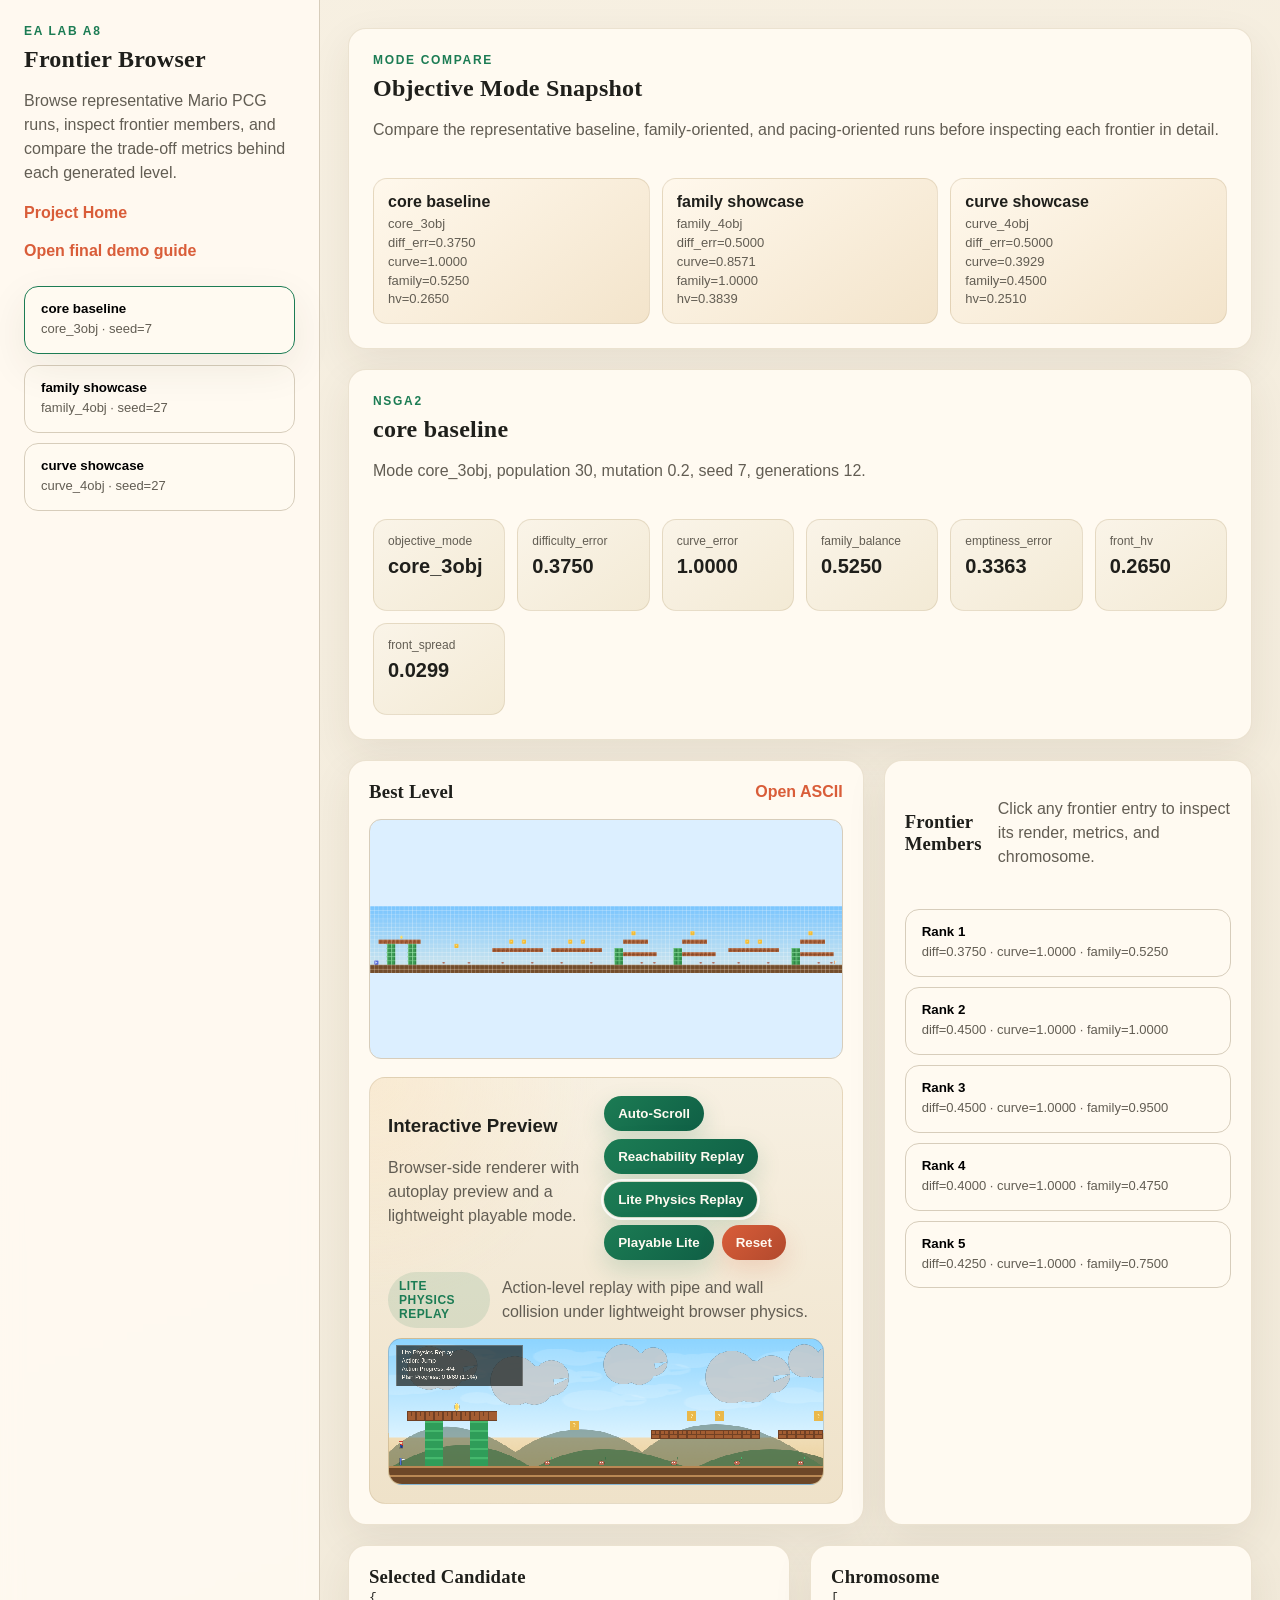
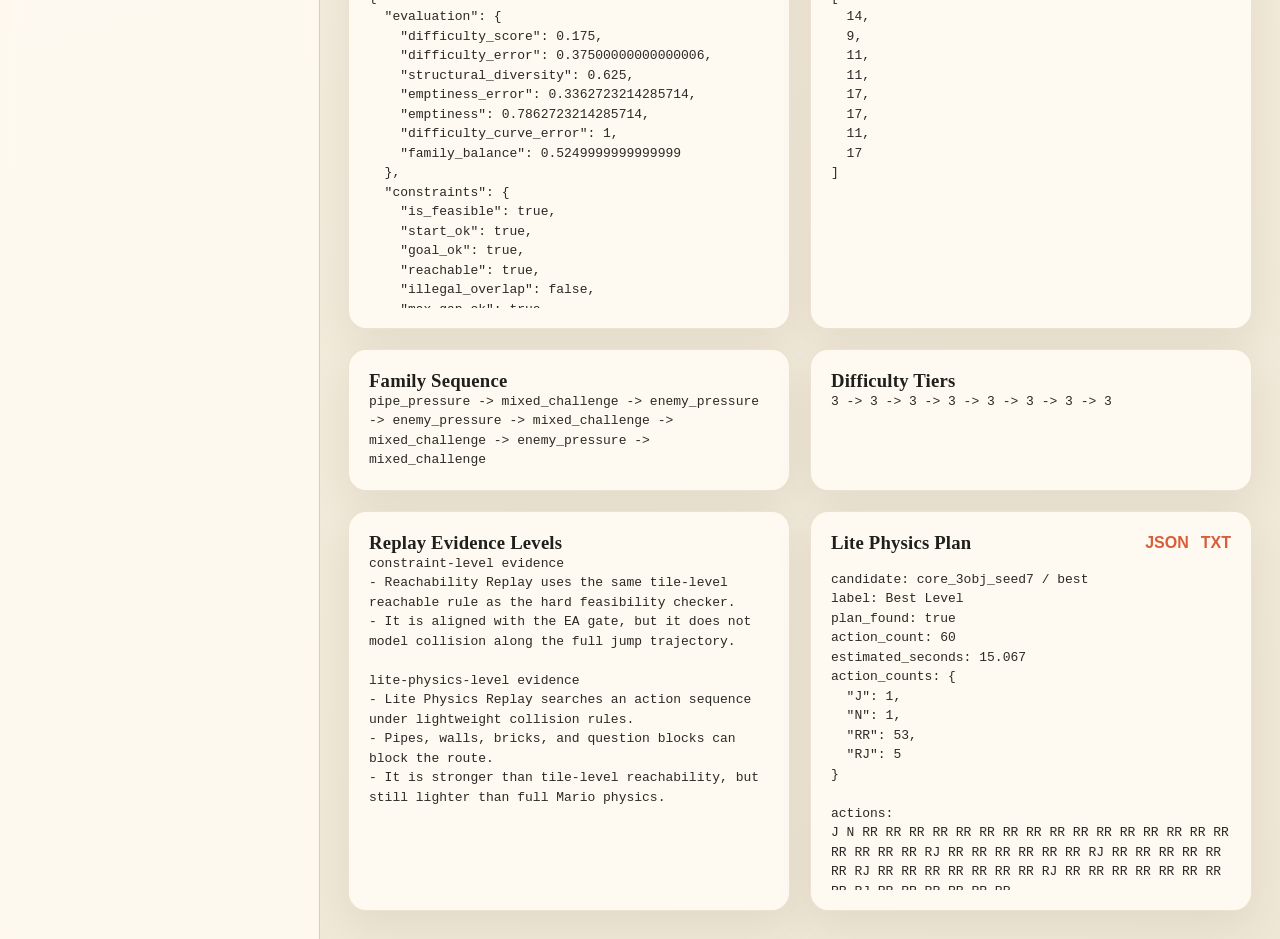
<file: docs/index.html>
<!DOCTYPE html>
<html lang="en">
  <head>
    <meta charset="UTF-8" />
    <meta name="viewport" content="width=device-width, initial-scale=1.0" />
    <title>EA-Lab Mario PCG Demo</title>
    <meta http-equiv="refresh" content="0; url=./results/frontier-browser/" />
    <style>
      :root {
        --bg: #f3efe6;
        --paper: #fffaf1;
        --ink: #1f1f1b;
        --muted: #625d53;
        --accent: #1c7c54;
        --accent-2: #d95d39;
        --line: #d7cdbb;
        --shadow: 0 14px 40px rgba(58, 46, 24, 0.08);
        --radius: 18px;
      }

      * {
        box-sizing: border-box;
      }

      body {
        margin: 0;
        min-height: 100vh;
        display: grid;
        place-items: center;
        padding: 28px;
        font-family: "IBM Plex Sans", "Avenir Next", "Segoe UI", sans-serif;
        background: linear-gradient(160deg, #f7f0e2 0%, #efe7d6 100%);
        color: var(--ink);
      }

      .card {
        width: min(760px, 100%);
        padding: 32px;
        border-radius: 22px;
        border: 1px solid rgba(182, 161, 122, 0.28);
        background: var(--paper);
        box-shadow: var(--shadow);
      }

      .eyebrow {
        margin: 0 0 10px;
        font-size: 12px;
        font-weight: 700;
        letter-spacing: 0.14em;
        text-transform: uppercase;
        color: var(--accent);
      }

      h1 {
        margin: 0 0 14px;
        font-family: Georgia, "Times New Roman", serif;
        letter-spacing: 0.01em;
      }

      p {
        margin: 0 0 14px;
        color: var(--muted);
        line-height: 1.6;
      }

      .actions {
        display: flex;
        flex-wrap: wrap;
        gap: 12px;
        margin-top: 18px;
      }

      .button {
        display: inline-flex;
        align-items: center;
        justify-content: center;
        padding: 12px 18px;
        border-radius: 999px;
        text-decoration: none;
        font-weight: 700;
      }

      .button.primary {
        background: linear-gradient(135deg, #1c7c54 0%, #0f5f45 100%);
        color: #fffaf1;
      }

      .button.secondary {
        border: 1px solid var(--line);
        color: var(--accent-2);
        background: #fff8ee;
      }
    </style>
  </head>
  <body>
    <main class="card">
      <p class="eyebrow">EA Lab A8</p>
      <h1>Mario PCG Demo</h1>
      <p>
        This GitHub Pages entry redirects to the final frontier browser used for the Mario PCG course project demo.
      </p>
      <p>
        If the browser does not redirect automatically, use the links below.
      </p>
      <div class="actions">
        <a class="button primary" href="./results/frontier-browser/">Open Frontier Browser</a>
        <a class="button secondary" href="./results/pre/FINAL_DEMO_GUIDE_CN.md">Open Demo Guide</a>
        <a class="button secondary" href="https://github.com/ox00/EA-Lab">View Source Code</a>
      </div>
    </main>
  </body>
</html>
</file>
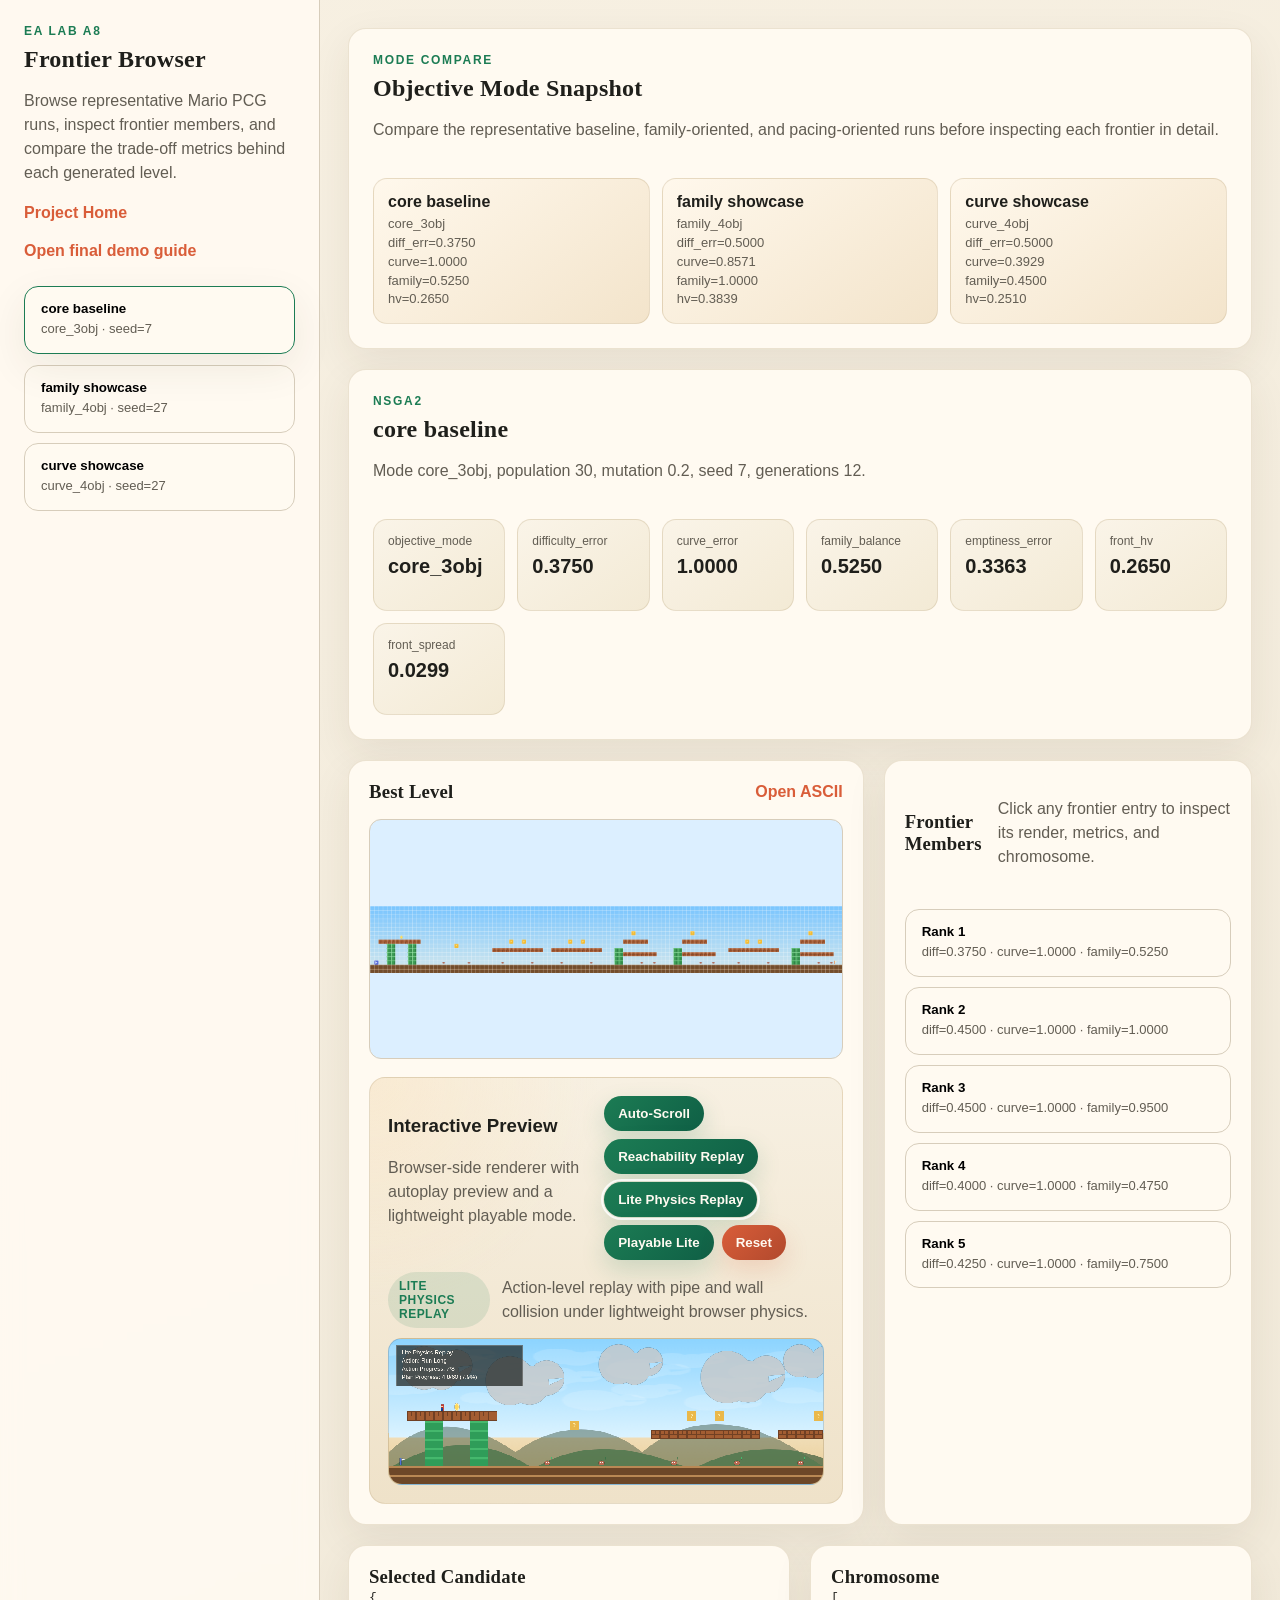
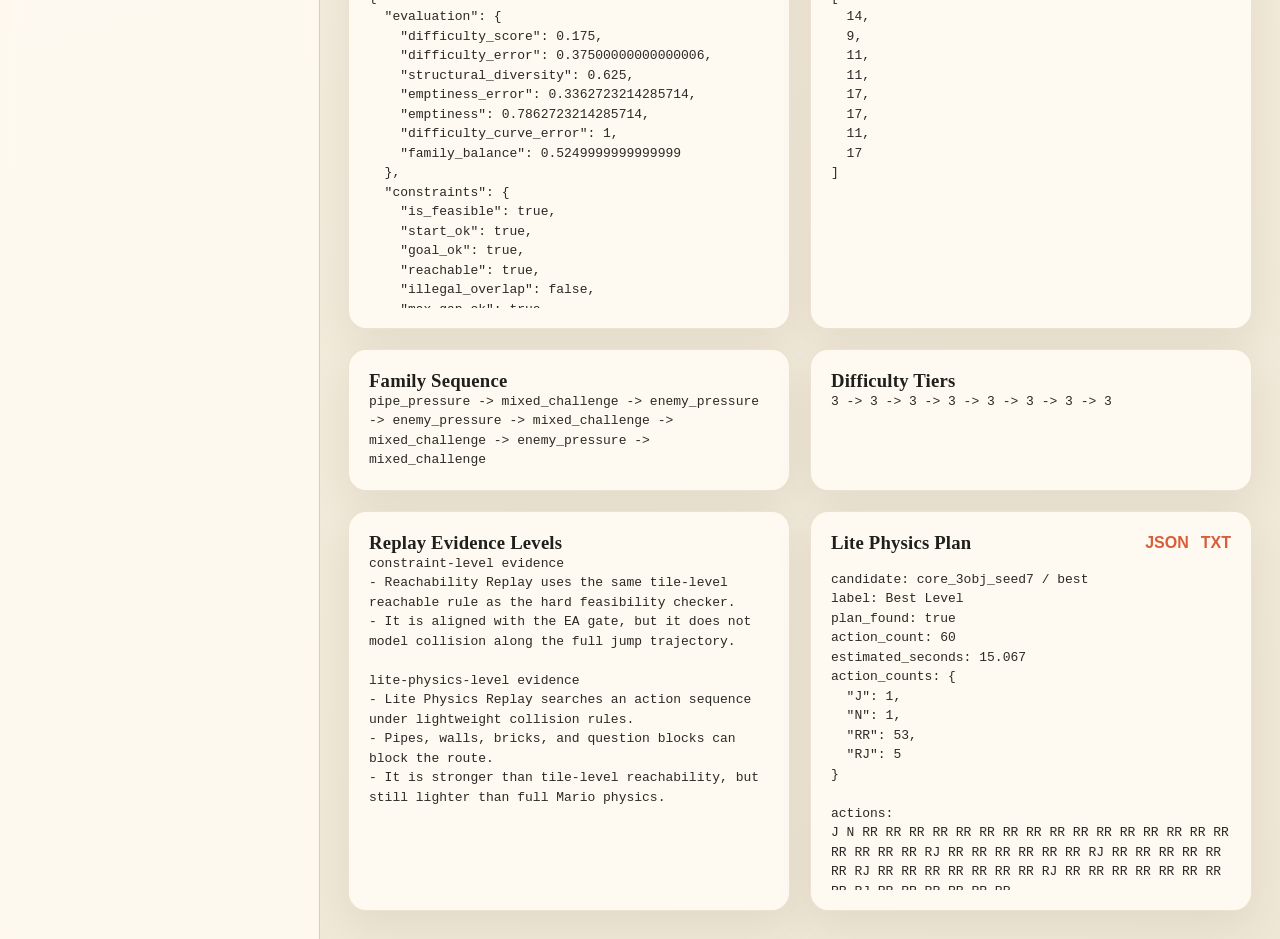
<file: docs/results/frontier-browser/index.html>
<!DOCTYPE html>
<html lang="en">
  <head>
    <meta charset="UTF-8" />
    <meta name="viewport" content="width=device-width, initial-scale=1.0" />
    <title>Mario PCG Frontier Browser</title>
    <link rel="stylesheet" href="./styles.css" />
  </head>
  <body>
    <div class="page-shell">
      <aside class="sidebar">
        <div class="brand-block">
          <p class="eyebrow">EA Lab A8</p>
          <h1>Frontier Browser</h1>
          <p class="subcopy">
            Browse representative Mario PCG runs, inspect frontier members, and compare the trade-off metrics behind each generated level.
          </p>
          <div class="brand-links">
            <p class="subcopy">
              <a class="inline-link" href="../../index.html">Project Home</a>
            </p>
            <p class="subcopy">
              <a class="inline-link" href="../pre/FINAL_DEMO_GUIDE_CN.md" target="_blank" rel="noreferrer">Open final demo guide</a>
            </p>
          </div>
        </div>
        <div id="case-list" class="case-list"></div>
      </aside>

      <main class="content">
        <section class="hero-panel">
          <div>
            <p class="eyebrow">Mode Compare</p>
            <h2>Objective Mode Snapshot</h2>
            <p class="case-summary">
              Compare the representative baseline, family-oriented, and pacing-oriented runs before inspecting each frontier in detail.
            </p>
          </div>
          <div id="compare-grid" class="compare-grid"></div>
        </section>

        <section class="hero-panel">
          <div>
            <p id="case-tag" class="eyebrow">Showcase Case</p>
            <h2 id="case-title">Loading...</h2>
            <p id="case-summary" class="case-summary"></p>
          </div>
          <div class="metrics-grid" id="metric-cards"></div>
        </section>

        <section class="viewer-grid">
          <div class="viewer-card">
            <div class="viewer-header">
              <h3 id="viewer-title">Best Level</h3>
              <a id="viewer-json-link" class="inline-link" href="#" target="_blank" rel="noreferrer">Open summary</a>
            </div>
            <img id="viewer-image" class="viewer-image" alt="Selected level render" />

            <div class="play-shell">
              <div class="play-header">
                <div>
                  <h3>Interactive Preview</h3>
                  <p class="microcopy">
                    Browser-side renderer with autoplay preview and a lightweight playable mode.
                  </p>
                </div>
                <div class="play-controls">
                  <button id="preview-autoplay" class="control-button" type="button">Auto-Scroll</button>
                  <button id="preview-replay" class="control-button" type="button">Reachability Replay</button>
                  <button id="preview-physics" class="control-button" type="button">Lite Physics Replay</button>
                  <button id="preview-playable" class="control-button" type="button">Playable Lite</button>
                  <button id="preview-reset" class="control-button ghost" type="button">Reset</button>
                </div>
              </div>

              <div class="play-meta">
                <span id="preview-mode-badge" class="mode-badge">Loading</span>
                <span id="preview-hint" class="microcopy">
                  Reachability Replay follows the simplified feasible-path rule; Lite Physics Replay adds collision-aware action planning.
                </span>
              </div>

              <div class="canvas-frame">
                <canvas id="preview-canvas" width="960" height="320"></canvas>
                <canvas id="preview-overlay" width="960" height="320"></canvas>
              </div>
            </div>
          </div>

          <div class="frontier-card">
            <div class="viewer-header">
              <h3>Frontier Members</h3>
              <p class="microcopy">Click any frontier entry to inspect its render, metrics, and chromosome.</p>
            </div>
            <div id="frontier-list" class="frontier-list"></div>
          </div>
        </section>

        <section class="detail-panel">
          <div class="detail-box">
            <h3>Selected Candidate</h3>
            <pre id="selected-metrics" class="detail-pre"></pre>
          </div>
          <div class="detail-box">
            <h3>Chromosome</h3>
            <pre id="selected-chromosome" class="detail-pre"></pre>
          </div>
        </section>

        <section class="detail-panel">
          <div class="detail-box">
            <h3>Family Sequence</h3>
            <pre id="selected-families" class="detail-pre"></pre>
          </div>
          <div class="detail-box">
            <h3>Difficulty Tiers</h3>
            <pre id="selected-tiers" class="detail-pre"></pre>
          </div>
        </section>

        <section class="detail-panel">
          <div class="detail-box">
            <h3>Replay Evidence Levels</h3>
            <pre id="replay-evidence" class="detail-pre"></pre>
          </div>
          <div class="detail-box">
            <div class="viewer-header">
              <h3>Lite Physics Plan</h3>
              <div class="link-row">
                <a id="physics-plan-json-link" class="inline-link" href="./lite_physics_plans.json" target="_blank" rel="noreferrer">JSON</a>
                <a id="physics-plan-text-link" class="inline-link" href="./lite_physics_plans.txt" target="_blank" rel="noreferrer">TXT</a>
              </div>
            </div>
            <pre id="physics-plan-summary" class="detail-pre"></pre>
          </div>
        </section>
      </main>
    </div>

    <script src="./browser_data.js" defer></script>
    <script src="./lite_physics_plans.js" defer></script>
    <script src="./app.js" defer></script>
  </body>
</html>
</file>
<file: docs/results/frontier-browser/styles.css>
:root {
  --bg: #f3efe6;
  --paper: #fffaf1;
  --ink: #1f1f1b;
  --muted: #625d53;
  --accent: #1c7c54;
  --accent-2: #d95d39;
  --line: #d7cdbb;
  --shadow: 0 14px 40px rgba(58, 46, 24, 0.08);
  --radius: 18px;
}

* {
  box-sizing: border-box;
}

body {
  margin: 0;
  font-family: "IBM Plex Sans", "Avenir Next", "Segoe UI", sans-serif;
  background: linear-gradient(160deg, #f7f0e2 0%, #efe7d6 100%);
  color: var(--ink);
}

.page-shell {
  display: grid;
  grid-template-columns: 320px 1fr;
  min-height: 100vh;
}

.sidebar {
  border-right: 1px solid var(--line);
  padding: 24px;
  background: rgba(255, 250, 241, 0.92);
  backdrop-filter: blur(10px);
}

.brand-block h1,
.hero-panel h2,
.viewer-header h3,
.detail-box h3 {
  margin: 0;
  font-family: Georgia, "Times New Roman", serif;
  letter-spacing: 0.01em;
}

.eyebrow {
  margin: 0 0 8px;
  font-size: 12px;
  font-weight: 700;
  letter-spacing: 0.14em;
  text-transform: uppercase;
  color: var(--accent);
}

.subcopy,
.case-summary,
.microcopy {
  color: var(--muted);
  line-height: 1.5;
}

.brand-links {
  display: flex;
  flex-wrap: wrap;
  gap: 14px;
  margin-top: 8px;
}

.brand-links .subcopy {
  margin: 0;
}

.case-list,
.frontier-list {
  display: grid;
  gap: 10px;
  margin-top: 24px;
}

.case-button,
.frontier-button {
  width: 100%;
  border: 1px solid var(--line);
  background: var(--paper);
  border-radius: 14px;
  padding: 14px 16px;
  text-align: left;
  cursor: pointer;
  transition: transform 0.18s ease, border-color 0.18s ease, box-shadow 0.18s ease;
}

.case-button:hover,
.frontier-button:hover,
.case-button.active,
.frontier-button.active {
  transform: translateY(-1px);
  border-color: var(--accent);
  box-shadow: var(--shadow);
}

.content {
  padding: 28px;
  display: grid;
  gap: 20px;
}

.hero-panel,
.viewer-card,
.frontier-card,
.detail-box {
  background: var(--paper);
  border: 1px solid rgba(182, 161, 122, 0.28);
  border-radius: var(--radius);
  box-shadow: var(--shadow);
}

.hero-panel {
  padding: 24px;
  display: grid;
  gap: 20px;
}

.metrics-grid {
  display: grid;
  grid-template-columns: repeat(auto-fit, minmax(120px, 1fr));
  gap: 12px;
}

.compare-grid {
  display: grid;
  grid-template-columns: repeat(auto-fit, minmax(180px, 1fr));
  gap: 12px;
}

.compare-card {
  padding: 14px;
  border-radius: 14px;
  background: linear-gradient(145deg, #fff8ec 0%, #f3e4cb 100%);
  border: 1px solid rgba(182, 161, 122, 0.28);
}

.metric-card {
  padding: 14px;
  border-radius: 14px;
  background: linear-gradient(145deg, #faf4e8 0%, #f3ead5 100%);
  border: 1px solid rgba(182, 161, 122, 0.28);
  min-height: 92px;
}

.metric-label {
  margin: 0 0 6px;
  color: var(--muted);
  font-size: 12px;
}

.metric-value {
  margin: 0;
  font-size: 20px;
  font-weight: 700;
  line-height: 1.2;
}

.viewer-grid {
  display: grid;
  grid-template-columns: 1.4fr 1fr;
  gap: 20px;
}

.viewer-card,
.frontier-card,
.detail-box {
  padding: 20px;
}

.play-shell {
  margin-top: 18px;
  padding: 18px;
  border: 1px solid rgba(182, 161, 122, 0.28);
  border-radius: 16px;
  background:
    radial-gradient(circle at top left, rgba(255, 220, 170, 0.28), transparent 36%),
    linear-gradient(180deg, #f7f0e2 0%, #efe2c9 100%);
}

.play-header {
  display: flex;
  justify-content: space-between;
  align-items: flex-start;
  gap: 18px;
  margin-bottom: 12px;
}

.play-controls {
  display: flex;
  flex-wrap: wrap;
  gap: 8px;
}

.control-button {
  border: 0;
  border-radius: 999px;
  padding: 10px 14px;
  background: linear-gradient(135deg, #1c7c54 0%, #0f5f45 100%);
  color: #fffaf1;
  font-weight: 700;
  cursor: pointer;
  box-shadow: 0 10px 24px rgba(28, 124, 84, 0.18);
}

.control-button.ghost {
  background: linear-gradient(135deg, #d95d39 0%, #b1492d 100%);
  box-shadow: 0 10px 24px rgba(217, 93, 57, 0.18);
}

.control-button.active {
  outline: 2px solid rgba(255, 255, 255, 0.8);
  outline-offset: 1px;
}

.play-meta {
  display: flex;
  justify-content: space-between;
  align-items: center;
  gap: 12px;
  margin-bottom: 10px;
}

.mode-badge {
  display: inline-flex;
  align-items: center;
  padding: 7px 11px;
  border-radius: 999px;
  background: rgba(28, 124, 84, 0.12);
  color: var(--accent);
  font-weight: 700;
  font-size: 12px;
  letter-spacing: 0.04em;
  text-transform: uppercase;
}

.canvas-frame {
  position: relative;
  overflow: hidden;
  border-radius: 14px;
  border: 1px solid rgba(125, 109, 84, 0.25);
  background: linear-gradient(180deg, #89cfff 0%, #d3f0ff 65%, #f4dfb4 65%, #ead5a8 100%);
}

#preview-canvas,
#preview-overlay {
  width: 100%;
  height: auto;
  display: block;
  image-rendering: pixelated;
}

#preview-overlay {
  position: absolute;
  inset: 0;
  width: 100%;
  height: 100%;
  pointer-events: none;
}

.viewer-header {
  display: flex;
  justify-content: space-between;
  align-items: center;
  gap: 16px;
  margin-bottom: 16px;
}

.link-row {
  display: flex;
  flex-wrap: wrap;
  gap: 12px;
}

.inline-link {
  color: var(--accent-2);
  text-decoration: none;
  font-weight: 600;
}

.viewer-image {
  width: 100%;
  border-radius: 12px;
  border: 1px solid var(--line);
  background: #dcefff;
}

.frontier-title {
  margin: 0 0 4px;
  font-weight: 700;
}

.frontier-meta {
  margin: 0;
  color: var(--muted);
  font-size: 13px;
  line-height: 1.45;
}

.detail-panel {
  display: grid;
  grid-template-columns: 1fr 1fr;
  gap: 20px;
}

.detail-pre {
  margin: 0;
  white-space: pre-wrap;
  word-break: break-word;
  font-size: 13px;
  line-height: 1.5;
  color: #2a2925;
  max-height: 320px;
  overflow: auto;
}

.viewer-image {
  display: block;
  min-height: 240px;
  object-fit: contain;
}

@media (max-width: 1000px) {
  .page-shell {
    grid-template-columns: 1fr;
  }

  .viewer-grid,
  .detail-panel {
    grid-template-columns: 1fr;
  }

  .play-header,
  .play-meta {
    flex-direction: column;
    align-items: flex-start;
  }
}
</file>
